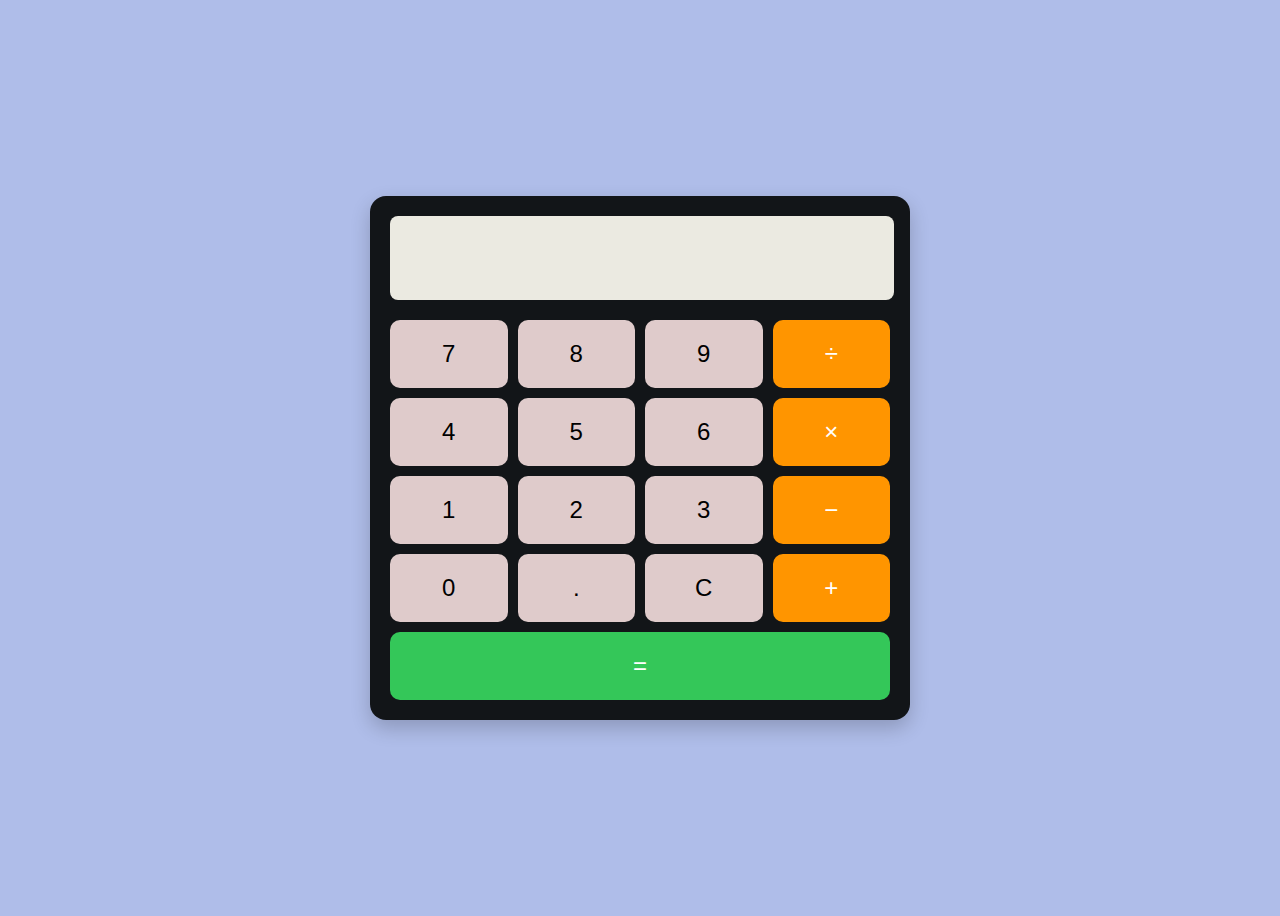
<file: calculator design/index.html>
<!DOCTYPE html>
<html lang="en">
<head>
  <meta charset="UTF-8" />
  <meta name="viewport" content="width=device-width, initial-scale=1.0"/>
  <title>Basic Calculator</title>
  <link rel="stylesheet" href="style.css" />
</head>
<body>
  <div class="calculator">
    <input type="text" id="display" disabled />
    <div class="buttons">
      <button class="btn" data-value="7">7</button>
      <button class="btn" data-value="8">8</button>
      <button class="btn" data-value="9">9</button>
      <button class="btn operator" data-value="/">÷</button>

      <button class="btn" data-value="4">4</button>
      <button class="btn" data-value="5">5</button>
      <button class="btn" data-value="6">6</button>
      <button class="btn operator" data-value="*">×</button>

      <button class="btn" data-value="1">1</button>
      <button class="btn" data-value="2">2</button>
      <button class="btn" data-value="3">3</button>
      <button class="btn operator" data-value="-">−</button>

      <button class="btn" data-value="0">0</button>
      <button class="btn" data-value=".">.</button>
      <button class="btn" id="clear">C</button>
      <button class="btn operator" data-value="+">+</button>

      <button class="btn equal" id="equals">=</button>
    </div>
  </div>

  <script src="script.js"></script>
</body>
</html>
</file>
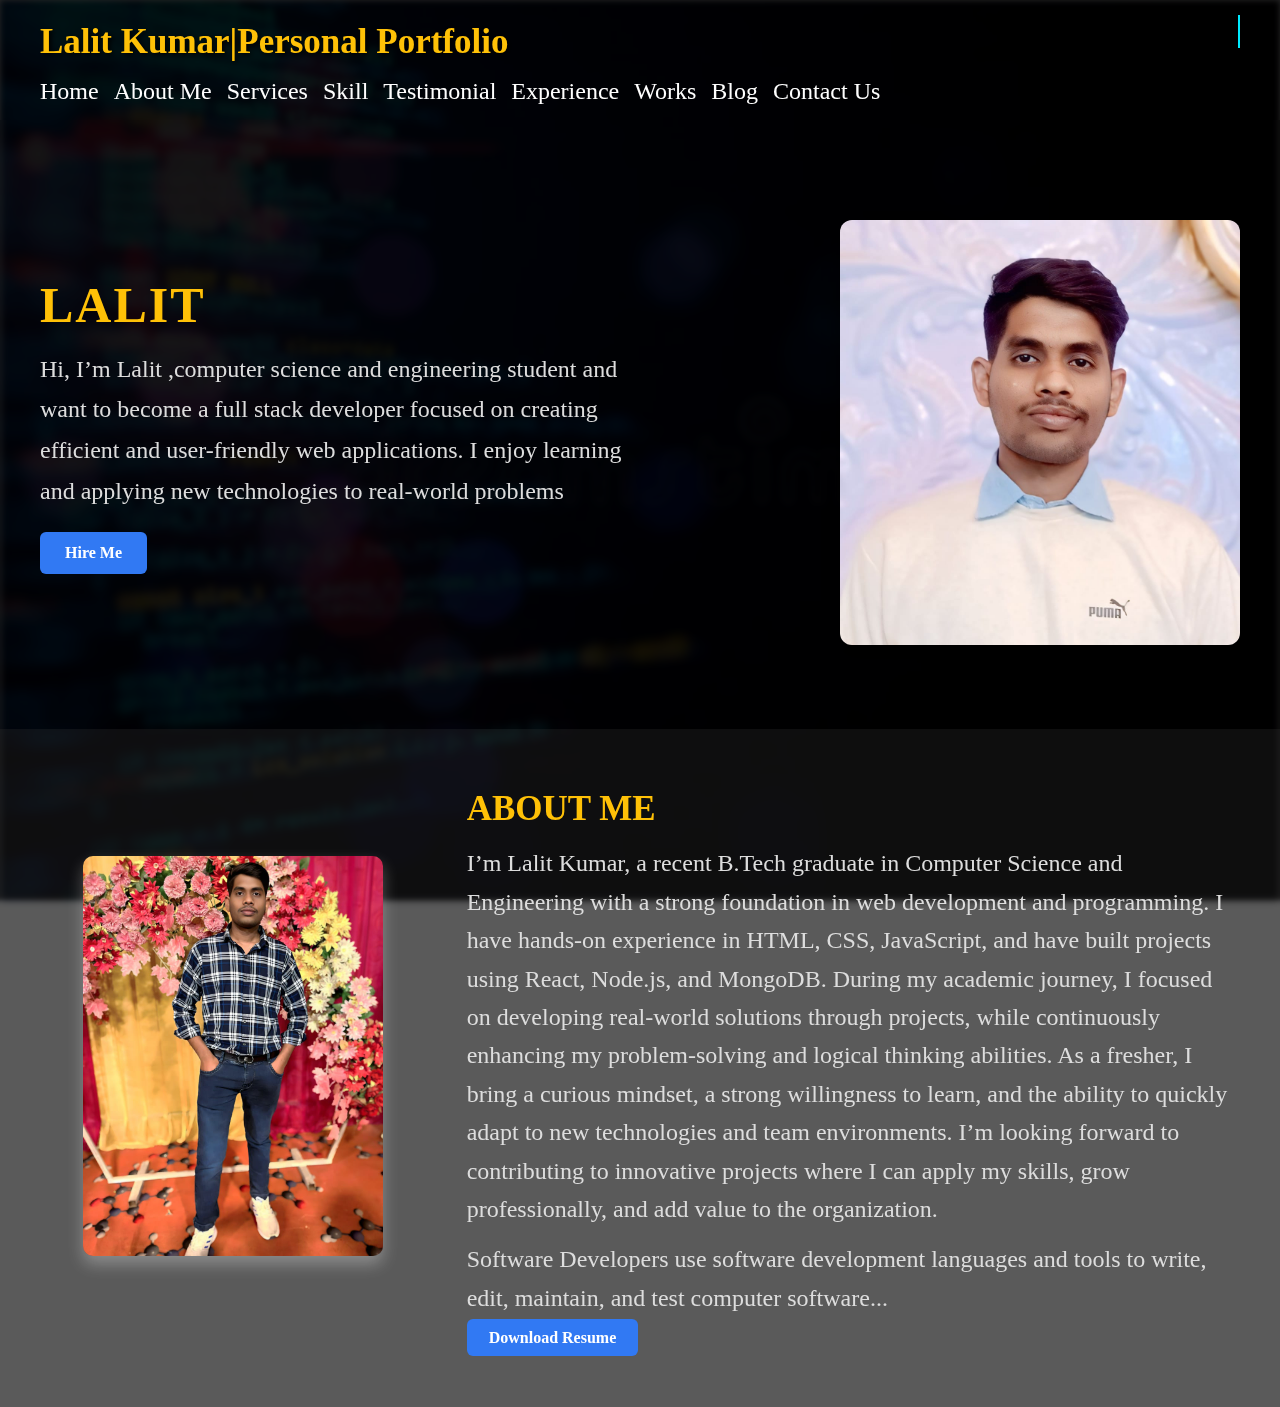
<file: portfolio design/2nd portfolio/index.html>
<!DOCTYPE html>
<html lang="en">
<head>
  <meta charset="UTF-8" />
  <meta name="viewport" content="width=device-width, initial-scale=1.0" />
  <title>Lalit|Personal Portfolio</title>
  <link rel="stylesheet" href="style.css" />
</head>
<body>
  <header>
    <div class="navbar">
      <div class="logo">Lalit Kumar|Personal Portfolio</div>
      <h2 class="animated-text">Full Stack Developer 💻</h2>

      <nav>
        <ul>
          <li><a href="#">Home</a></li>
          <li><a href="#">About Me</a></li>
          <li><a href="#">Services</a></li>
          <li><a href="#">Skill</a></li>
          <li><a href="#">Testimonial</a></li>
          <li><a href="#">Experience</a></li>
          <li><a href="#">Works</a></li>
          <li><a href="#">Blog</a></li>
          <li><a href="#">Contact Us</a></li>
        </ul>
      </nav>
    </div>
  </header>

  <section class="hero">
    <div class="hero-content">
      <h1>LALIT</h1>
      <p>Hi, I’m Lalit ,computer science and engineering student and want to become a full stack developer focused on creating efficient and user-friendly web applications. I enjoy learning and applying new technologies to real-world problems</p>
      <a href="#" class="btn">Hire Me</a>
    </div>
    <div class="hero-image">
      <img src="IMAGES/photo.jpg" alt="Profile" />
    </div>
  </section>

  <section class="about">
    <div class="about-image">
      <img src="IMAGES/lalit photo.jpg" alt="About Me" />
    </div>
    <div class="about-text">
      <h2>ABOUT ME</h2>
      <p>I’m Lalit Kumar, a recent B.Tech graduate in Computer Science and Engineering with a strong foundation in web development and programming. I have hands-on experience in HTML, CSS, JavaScript, and have built projects using React, Node.js, and MongoDB. During my academic journey, I focused on developing real-world solutions through projects, while continuously enhancing my problem-solving and logical thinking abilities.

As a fresher, I bring a curious mindset, a strong willingness to learn, and the ability to quickly adapt to new technologies and team environments. I’m looking forward to contributing to innovative projects where I can apply my skills, grow professionally, and add value to the organization.
</p>
      <p>Software Developers use software development languages and tools to write, edit, maintain, and test computer software...</p>
      <a href="#" class="btn-download">Download Resume</a>
    </div>
  </section>
</body>
</html>
</file>
<file: calculator design/style.css>
body {
  background-color: #9aabe3c9;
  font-family: 'Times New Roman', sans-serif;
  display: flex;
  justify-content: center;
  align-items: center;
  height:100vh;
}

.calculator {
  background-color: #080b0bf0;
  padding: 20px;
  border-radius: 16px;
  box-shadow: 0 8px 20px rgba(0, 0, 0, 0.2);
  width: 500px;
}

#display {
  width: 100%;
  height: 80px;
  font-size: 40px;
  margin-bottom: 20px;
  text-align: right;
  padding: 2px;
  border: none;
  background-color: #ecebe2fe;
  border-radius: 8px;
  color: #1a1a1a;
}

.buttons {
  display: grid;
  grid-template-columns: repeat(4, 1fr);
  gap: 10px;
}

.btn {
  padding: 20px;
  font-size: 24px;
  border: none;
  background-color: #dfcbcb;
  border-radius: 10px;
  cursor: pointer;
  transition: background-color 0.2s ease;
}

.btn:hover {
  background-color: #d0d0d0;
}

.operator {
  background-color: #ff9500;
  color: white;
}

.operator:hover {
  background-color: #e08900;
}

.equal {
  grid-column: span 4;
  background-color: #34c759;
  color: white;
}

.equal:hover {
  background-color: #28a745;
}
</file>
<file: portfolio design/2nd portfolio/style.css>
/* Base Reset and Font */
* {
  margin: 0;
  padding: 0;
  box-sizing: border-box;
  font-family: "Times New Roman", serif;
}

body {
  color: #fff;
  position: relative;
  overflow-x: hidden;
}

/* Full Page Background Image with Blur Overlay */
body::before {
  content: "";
  background: url('IMAGES/bg.jpg') no-repeat center center/cover;
  position: fixed;
  top: 0;
  left: 0;
  width: 100%;
  height: 100%;
  filter: blur(3px) brightness(0.6);
  z-index: -2;
}

body::after {
  content: "";
  position: fixed;
  inset: 0;
  background: rgba(0, 0, 0, 0.6); /* extra dim layer */
  z-index: -1;
}

/* Gradient Animation (optional) */
@keyframes gradientAnimation {
  0% {
    background-position: 0% 50%;
  }
  50% {
    background-position: 100% 50%;
  }
  100% {
    background-position: 0% 50%;
  }
}

/* Header */
header {
  background-color: rgba(0, 0, 0, 0.6);
  color: white;
  padding: 15px 40px;
  position: sticky;
  top: 0;
  z-index: 10;
}

.navbar {
  display: flex;
  flex-wrap: wrap;
  justify-content: space-between;
  align-items: center;
}

.navbar .logo {
  font-size: 35px;
  font-weight: bold;
  color: #ffc107;
  animation: fadeInDown 1.2s ease-in-out;
  text-shadow: 2px 2px 5px black;
}

@keyframes fadeInDown {
  from {
    opacity: 0;
    transform: translateY(-20px);
  }
  to {
    opacity: 1;
    transform: translateY(0);
  }
}

.navbar ul {
  list-style: none;
  display: flex;
  gap: 15px;
  flex-wrap: wrap;
  margin-top: 10px;
}

.navbar a {
  text-decoration: none;
  color: white;
  font-size: 24px;
  transition: 0.3s ease;
}

.navbar a:hover {
  color: #ffc107;
}

/* Hero Section */
.hero {
  display: flex;
  flex-wrap: wrap;
  justify-content: space-between;
  align-items: center;
  padding: 80px 40px;
  background-color: rgba(0, 0, 0, 0.6);
  backdrop-filter: blur(2px);
}

.hero-content {
  max-width: 600px;
  animation: fadeInUp 2s ease;
}

@keyframes fadeInUp {
  0% {
    opacity: 0;
    transform: translateY(30px);
  }
  100% {
    opacity: 1;
    transform: translateY(0);
  }
}

.hero-content h1 {
  font-size: 50px;
  color: #ffc107;
  letter-spacing: 2px;
  margin-bottom: 15px;
}

.hero-content p {
  font-size: 24px;
  line-height: 1.7;
  margin-bottom: 20px;
  color: #ddd;
}

.btn {
  display: inline-block;
  padding: 12px 25px;
  background-color: #3179f3;
  color: white;
  text-decoration: none;
  border-radius: 6px;
  font-weight: bold;
  transition: 0.3s ease;
}

.btn:hover {
  background-color: #255ecb;
  transform: scale(1.05);
}

.hero-image img {
  max-width: 400px;
  border-radius: 12px;
  box-shadow: 0 10px 20px rgba(0, 0, 0, 0.5);
  margin-top: 20px;
  transition: transform 0.3s ease;
}

.hero-image img:hover {
  transform: scale(1.05);
}

/* About Section */
.about {
  display: flex;
  flex-wrap: wrap;
  align-items: center;
  justify-content: center;
  padding: 60px 40px;
  background-color: rgba(20, 20, 20, 0.7);
  backdrop-filter: blur(2px);
  color: white;
}

.about-image {
  flex: 1;
  text-align: center;
  margin-bottom: 20px;
}

.about-image img {
  max-width: 300px;
  border-radius: 10px;
  box-shadow: 0 8px 16px rgba(255, 255, 255, 0.3);
}

.about-text {
  flex: 2;
  padding-left: 40px;
}

.about-text h2 {
  font-size: 35px;
  color: #ffc107;
  margin-bottom: 15px;
}

.about-text p {
  font-size: 24px;
  line-height: 1.6;
  margin-bottom: 12px;
  color: #ddd;
}

.btn-download {
  padding: 10px 22px;
  background-color: #3179f3;
  color: white;
  border-radius: 6px;
  text-decoration: none;
  font-weight: bold;
  transition: 0.3s ease;
}

.btn-download:hover {
  background-color: #255ecb;
  transform: scale(1.05);
}

/* Responsive Design */
@media (max-width: 768px) {
  .hero,
  .about {
    flex-direction: column;
    text-align: center;
  }

  .about-text {
    padding-left: 0;
    padding-top: 20px;
  }

  .navbar {
    flex-direction: column;
    gap: 10px;
  }

  .navbar ul {
    justify-content: center;
  }
}
/* Typing Animation */
.animated-text {
  font-size: 28px;
  color: #00eaff;
  white-space: nowrap;
  overflow: hidden;
  border-right: 2px solid #00eaff;
  width: 0;
  animation: typing 4s steps(30, end) forwards, blink 0.7s step-end infinite;
  margin-bottom: 20px;
}

@keyframes typing {
  from {
    width: 0;
  }
  to {
    width: 22ch; /* Adjust based on text length */
  }
}

@keyframes blink {
  50% {
    border-color: transparent;
  }
}
</file>
